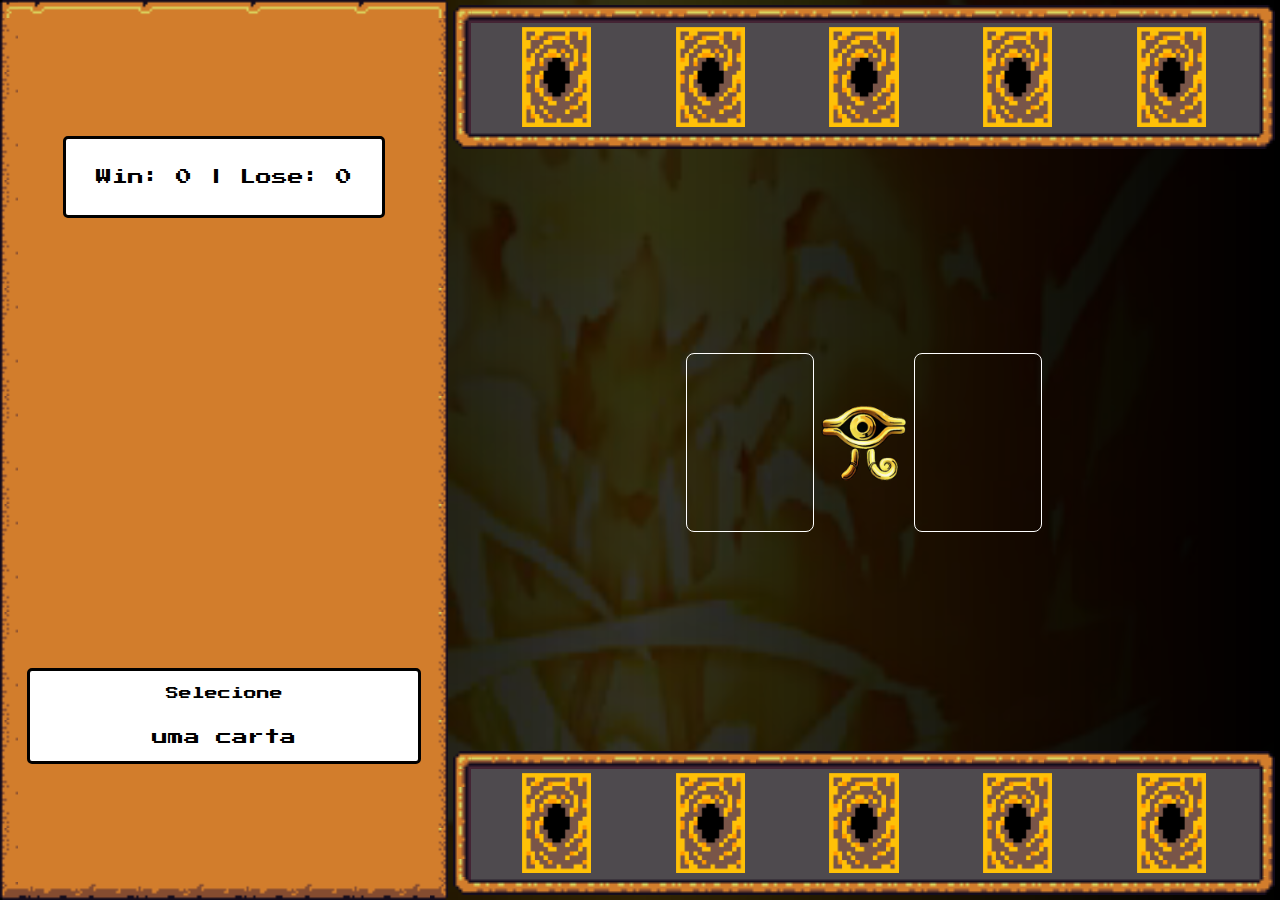
<file: index.html>
<!DOCTYPE html>
<html lang="pt-br">
<head>
    <meta charset="UTF-8">
    <meta name="viewport" content="width=device-width, initial-scale=1.0">
    <title>Yu-Gio-Oh Jo-Ken-Po Edition</title>
    <link rel="icon" href="./src/assets/favicon/Favicon.ico" type="image/x-icon">  
    <link rel="preconnect" href="https://fonts.googleapis.com">
    <link rel="preconnect" href="https://fonts.gstatic.com" crossorigin>
    <link href="https://fonts.googleapis.com/css2?family=Press+Start+2P&display=swap" rel="stylesheet">
    <link rel="stylesheet" href="./src/static/reset.css">
    <link rel="stylesheet" href="./src/static/buttons.css">
    <link rel="stylesheet" href="./src/static/containers_and_frames.css">
    <link rel="stylesheet" href="./src/static/main.css">
</head>
<body>
    <audio id="bgm" loop>
        <source src="./src/assets/audios/egyptian_duel.mp3" type="audio/mp3" />
    </audio>

    <div class="bg-video">
        <video class="video" autoplay loop muted>
            <source src="./src/assets/video/yugi.mp4" type="video/mp4">
        </video>
    </div>

    <div class="container">
        <div class="container__left framed-golden-2">
            <div class="score_box frame">
                <span id="score_points">Win: 0 | Lose: 0</span>
            </div>
            <div class="menu_avatar">
                <img id="card-image">
            </div>
            <div class="card_details frame">
                <p id="card-name">Selecione</p>
                <p id="card-type">uma carta</p>
            </div>
        </div>
        <div class="container__right">
            <div class="card-box__container">
                <div class="card-box framed" id="computer-cards">
                        
                </div>

                <div class="card-versus__container">
                    <div class="versus-top">
                        <div class="card-infield">
                            <img id="player-field-card" height="180" width="125">
                        </div>
    
                        <img height="100" src="./src/assets/icons/millenium2.png">
    
                        <div class="card-infield">
                            <img id="computer-field-card" height="180" width="125">
                        </div>
                    </div>
        
                    <div class="versus-bottom">
                      <button id="next-duel" class="rpgui-button" onclick="resetDuel()">Ganhou!</button>  
                    </div>
                </div>

                <div class="card-box framed" id="player-cards">
                        
                </div>
            </div>
        </div>
    </div>

    <script src="script.js" defer></script>
</body>
</html>
</file>
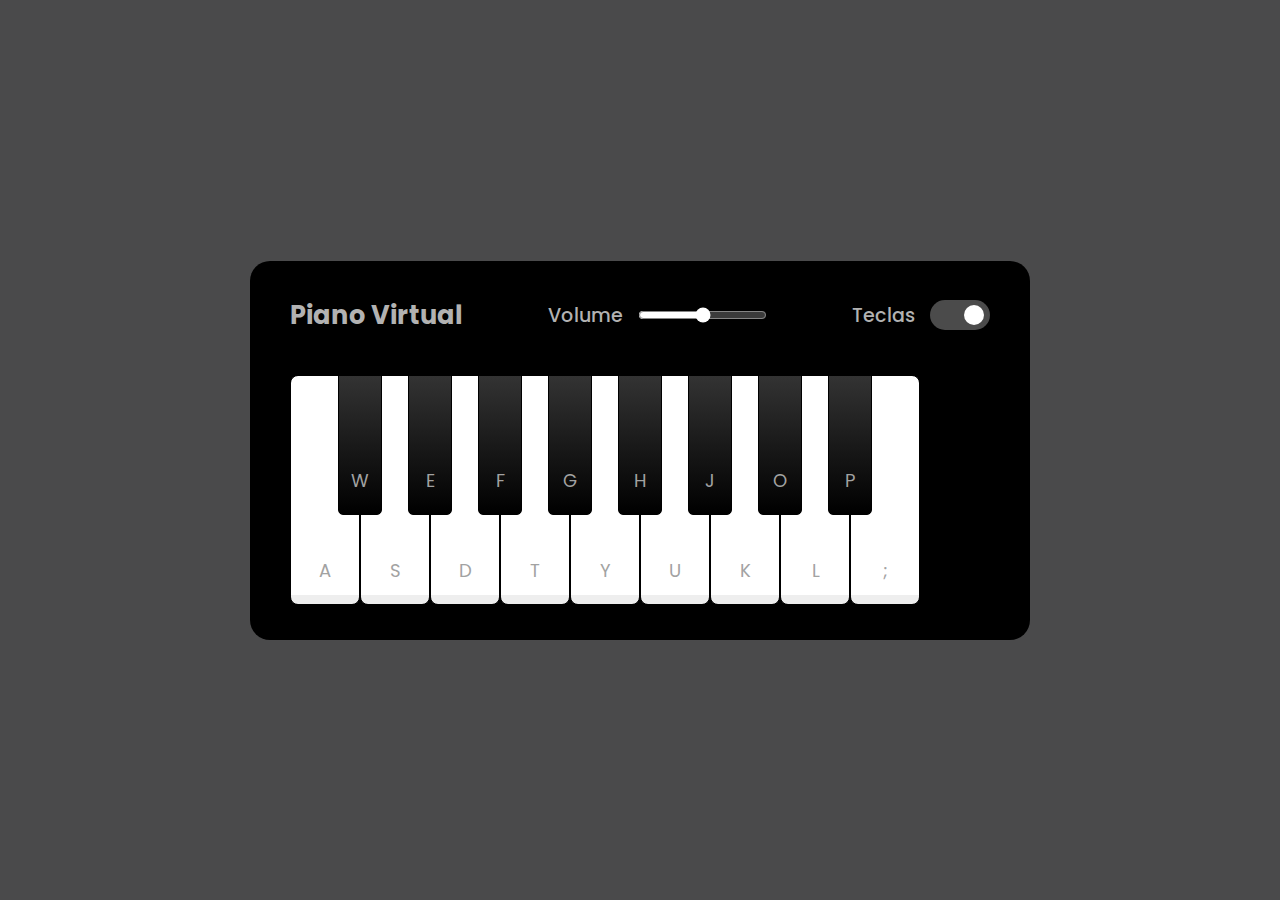
<file: piano/index.html>
<!DOCTYPE html>
<html lang="pt-br">

<head>
  <meta charset="UTF-8">
  <meta name="viewport" content="width=device-width, initial-scale=1.0">
  <title>Simulador de Piano</title>
  <link rel="stylesheet" href="./src/styles/reset.css">
  <link rel="stylesheet" href="./src/styles/main.css">
  <link rel="preconnect" href="https://fonts.googleapis.com">
  <link rel="preconnect" href="https://fonts.gstatic.com" crossorigin>
  <link
    href="https://fonts.googleapis.com/css2?family=Poppins:ital,wght@0,100;0,200;0,400;0,700;1,100;1,200;1,300;1,400&display=swap"
    rel="stylesheet">
</head>

<body>
  <div class="container">
    <header>
      <h2>Piano Virtual</h2>
      <div class="column volume-slider">
        <span>Volume</span> <input type="range" min="0" max="1" value="0.5" step="any">
      </div>
      <div class="column keys-check">
        <span>Teclas</span> <input type="checkbox" checked>
      </div>
    </header>
    <ul class="piano-keys">
      <li class="key white" data-key="a"><span>a</span></li>
      <li class="key black" data-key="w"><span>w</span></li>
      <li class="key white" data-key="s"><span>s</span></li>
      <li class="key black" data-key="e"><span>e</span></li>
      <li class="key white" data-key="d"><span>d</span></li>
      <li class="key black" data-key="f"><span>f</span></li>
      <li class="key white" data-key="t"><span>t</span></li>
      <li class="key black" data-key="g"><span>g</span></li>
      <li class="key white" data-key="y"><span>y</span></li>
      <li class="key black" data-key="h"><span>h</span></li>
      <li class="key white" data-key="u"><span>u</span></li>
      <li class="key black" data-key="j"><span>j</span></li>
      <li class="key white" data-key="k"><span>k</span></li>
      <li class="key black" data-key="o"><span>o</span></li>
      <li class="key white" data-key="l"><span>l</span></li>
      <li class="key black" data-key="p"><span>p</span></li>
      <li class="key white" data-key=";"><span>;</span></li>
    </ul>
  </div>

  <script src="./src/scripts/engine.js" defer></script>
</body>

</html>
</file>
<file: src/static/buttons.css>
/**
* Styling for buttons
*/

/* button style */
.rpgui-button {
  /* hide button default stuff */
  background-color: Transparent;
  background-repeat: no-repeat;
  border: none;
  overflow: hidden;
  outline: none;

  /* background */
  background: url("../assets/rpg/button.png") no-repeat no-repeat;
  background-clip: padding-box;
  background-origin: padding-box;
  background-position: center;
  background-size: 100% 100%;

  /* font size */
  font-size: 1em;

  /* default size and display */
  max-width: 100%;
  min-width: 140px;
  height: 60px;
  display: inline-block;

  /* padding */
  padding-left: 35px;
  padding-right: 35px;
}

/* button hover */
.rpgui-button.hover,
.rpgui-button:hover {
  background-image: url("../assets/rpg/button-hover.png");
}

/* button clicked */
.rpgui-button.down,
.rpgui-button:active {
  background-image: url("../assets/rpg/button-down.png");
}

/* golden button stuff */
.rpgui-button.golden p {
  display: inline-block;
}

/* golden button style */
.rpgui-button.golden {
  /* hide button default stuff */
  background-color: Transparent;
  background-repeat: no-repeat;
  border: none;
  overflow: hidden;
  outline: none;

  /* background */
  background: url("../assets/rpg/button-golden.png") no-repeat no-repeat;
  background-clip: padding-box;
  background-origin: padding-box;
  background-position: center;
  background-size: 100% 80%;

  /* default size and display */
  max-width: 100%;
  min-width: 140px;
  height: 60px;
  display: inline-block;

  /* padding */
  padding-top: 5px;
  padding-left: 35px;
  padding-right: 35px;
  overflow: visible;
}

/* button hover */
.rpgui-button.golden.hover,
.rpgui-button.golden:hover {
  background-image: url("../assets/rpg/button-golden-hover.png");
}

/* button clicked */
.rpgui-button.golden.down,
.rpgui-button.golden:active {
  background-image: url("../assets/rpg/button-golden-down.png");
}

.rpgui-button.golden:before {
  white-space: nowrap;
  display: inline-block;
  content: "";
  width: 34px;
  display: block;
  height: 110%;
  background: transparent url("../assets/rpg/button-golden-left.png") no-repeat
    right center;
  background-size: 100% 100%;
  margin: 0 0 0 0;
  left: 0px;
  float: left;
  margin-left: -46px;
  margin-top: -5%;
}

.rpgui-button.golden:after {
  white-space: nowrap;
  display: block;
  content: "";
  width: 34px;
  height: 110%;
  background: transparent url("../assets/rpg/button-golden-right.png") no-repeat
    left center;
  background-size: 100% 100%;
  margin: 0 0 0 0;
  right: 0px;
  float: right;
  margin-right: -46px;
  margin-top: -5%;
}

/*
.rpgui-button.golden:hover:before {

  background-image: url('img/button-golden-left-hover.png');
}

.rpgui-button.golden:hover:after {

  background-image: url('img/button-golden-right-hover.png');
}
*/
</file>
<file: src/static/containers_and_frames.css>
/**
* customized divs (containers) and framed objects (background and frame image).
*/

/* game div without background image*/
.rpgui-container {
  /* position style and default z */
  position: fixed;
  z-index: 10;

  overflow: show;
}

/* game div with background image*/
.framed {
  /* border */
  border-style: solid;
  border-image-source: url("../assets/rpg/border-image.png");
  border-image-repeat: repeat;
  border-image-slice: 6 6 6 6;
  border-image-width: 18px;
  border-width: 15px;
  padding: 12px;

  /* internal border */
  box-sizing: border-box;
  -moz-box-sizing: border-box;
  -webkit-box-sizing: border-box;

  /* background */
  background: url("../assets/rpg/background-image.png") repeat repeat;
  background-clip: padding-box;
  background-origin: padding-box;
  background-position: center;
}

/* game div with golden background image*/
.framed-golden {
  /* border */
  border-style: solid;
  border-image-source: url("../assets/rpg/border-image-golden.png");
  border-image-repeat: repeat;
  border-image-slice: 4 4 4 4;
  border-image-width: 18px;
  border-width: 15px;
  padding: 12px;

  /* internal border */
  box-sizing: border-box;
  -moz-box-sizing: border-box;
  -webkit-box-sizing: border-box;

  /* background */
  background: url("../assets/rpg/background-image-golden.png") repeat repeat;
  background-clip: padding-box;
  background-origin: padding-box;
  background-position: center;
}

/* game div with golden2 background image*/
.framed-golden-2 {
  /* border */
  border-style: solid;
  border-image-source: url("../assets/rpg/border-image-golden2.png");
  border-image-repeat: repeat;
  border-image-slice: 8 8 8 8;
  border-image-width: 18px;
  border-width: 15px;
  padding: 12px;

  /* internal border */
  box-sizing: border-box;
  -moz-box-sizing: border-box;
  -webkit-box-sizing: border-box;

  /* background */
  background: url("../assets/rpg/background-image-golden2.png") repeat repeat;
  background-clip: padding-box;
  background-origin: padding-box;
  background-position: center;
}

/* game div with soft grey background image*/
.framed-grey {
  position: relative;

  /* border */
  border-style: solid;
  border-image-source: url("../assets/rpg/border-image-grey.png");
  border-image-repeat: repeat;
  border-image-slice: 3 3 3 3;
  border-image-width: 7px;
  border-width: 7px;
  padding: 12px;

  /* internal border */
  box-sizing: border-box;
  -moz-box-sizing: border-box;
  -webkit-box-sizing: border-box;

  /* background */
  background: url("../assets/rpg/background-image-grey.png") repeat repeat;
  background-clip: padding-box;
  background-origin: padding-box;
  background-position: center;
}
</file>
<file: src/static/main.css>
body {
    cursor: url("../assets/cursor/yugicursor.png"), default;
}

button,
a,
img:hover,
button:hover,
a:hover {
    cursor: url("../assets/cursor/yamiyugicursorGLOW.png"), auto;
}

.bg-video {
    position: absolute;
    z-index: -2;
    width: 100%;
    height: 100vh;
    overflow: hidden;
    display: flex;
    justify-content: center;
}

.bg-video .video {
    height: 100vh;
    width: 100%;
    object-fit: cover;
}

.bg-video::after {
    content: "";
    position: absolute;
    top: 0;
    left: 0;
    height: 100vh;
    width: 100vw;
    background-image: linear-gradient(90deg,
     rgba(0, 0, 0, 1) 0%,
     rgba(0, 0, 0, 0.8) 50%,
     rgba(0, 0, 0, 1) 100%
    );
}

.container {
    position: relative;
    z-index: 3;
    display: flex;
    height: 100vh;
}

.container__left {
    width: 35%;
    min-width: 300px;
    display: flex;
    flex-direction: column;
    align-items: center;
    justify-content: space-around;
}

.container__right {
    width: 65%;
}

.score_box {
    background-color: #FFF;
    padding: 30px;
}

.frame {
    border: 3px solid #000;
    border-radius: 5px;
}

.card_details {
    background-color: #FFF;
    padding: 1rem;
    display: flex;
    flex-direction: column;
    align-items: center;
    justify-content: space-between;
    height: 6rem;
    width: 100%
}

#card-name {
    font-size: 0.8rem;
}

#card-type {
    font-size: 1rem;
}

.card-box__container {
    height: 100vh;
    display: flex;
    flex-direction: column;
    justify-content: space-between;
    padding: 0.3rem;
}

.card-versus__container {
    display: flex;
    flex-direction: column;
    justify-content: center;
    align-items: center;
    padding-top: 0.1rem;
    height: 300px;
}

.versus-top,
.versus-bottom {
    display: flex;
    align-items: center;
    justify-content: center;
}

.versus-bottom {
    margin-top: 1rem;
}

#next-duel {
    display: none;
}

.card-box {
    height: 9rem;
    width: 100%;
    display: flex;
    flex-direction: row;
    align-items: center;
    justify-content: space-around;
}

.card-infield {
    height: 11.2rem;
    width: 8rem;
    border-radius: 8px;
    border: 1px solid #fff;
    overflow: hidden;
}

.card {
    transition: transform 0.2s ease;
}

.card:hover {
    transform: scale(1.2);
}
</file>
<file: piano/src/styles/main.css>
body {
  display: flex;
  align-items: center;
  justify-content: center;
  min-height: 100vh;
  background-color: #4a4a4b;
  color: #fff;
}

.container {
  width: 780px;
  border-radius: 20px;
  padding: 35px 40px;
  background-color: black;
}

.container header {
  color: #b2b2b2;
  display: flex;
  align-items: center;
  justify-content: space-between;
}

header h2 {
  font-size: 1.6rem;
}

header .column {
  display: flex;
  align-items: center;
}

header .column span {
  font-weight: 500;
  margin-right: 15px;
  font-size: 1.19rem;
}

.volume-slider input {
  accent-color: #fff;
}

.keys-check input {
  width: 60px;
  height: 30px;
  appearance: none;
  border-radius: 30px;
  background-color: #4b4b4b;
  cursor: pointer;
  position: relative;
}

.keys-check input::before {
  content: "";
  height: 20px;
  width: 20px;
  background-color: #8c8c8c;
  top: 50%;
  left: 0.3rem;
  border-radius: inherit;
  position: absolute;
  transform: translateY(-50%);
  transition: all 0.3s ease;
}

.keys-check input:checked::before {
  left: 2.1rem;
  background-color: #fff;
}

.piano-keys {
  display: flex;
  margin-top: 40px;
}
.piano-keys .key {
  cursor: pointer;
  user-select: none;
  list-style: none;
  color: #a2a2a2;
  position: relative;
  text-transform: uppercase;
}

.piano-keys .white {
  width: 70px;
  height: 230px;
  border: 1px solid black;
  border-radius: 8px;
  background: linear-gradient(#fff 96%, #eee 4%);
}

.piano-keys .black {
  width: 44px;
  height: 140px;
  z-index: 2;
  margin: 0 -22px 0 -22px;
  border: 1px solid black;
  border-radius: 0 0 5px 5px;
  background: linear-gradient(#333, #000);
}

.piano-keys span {
  position: absolute;
  bottom: 20px;
  width: 100%;
  text-align: center;
  font-size: 1.13rem;
}

.piano-keys .white.active {
  box-shadow: inset -5px 5px 20px rgba(0, 0, 0, 0.2);
  background: linear-gradient(to bottom #fff 0%, #eee 100%);
}

.piano-keys .black.active {
  box-shadow: inset -5px 5px 10px rgba(255, 255, 255, 0.1);
  background: linear-gradient(to bottom #000, #434343);
}

.piano-keys .key.hide span {
  display: none;
}
</file>
